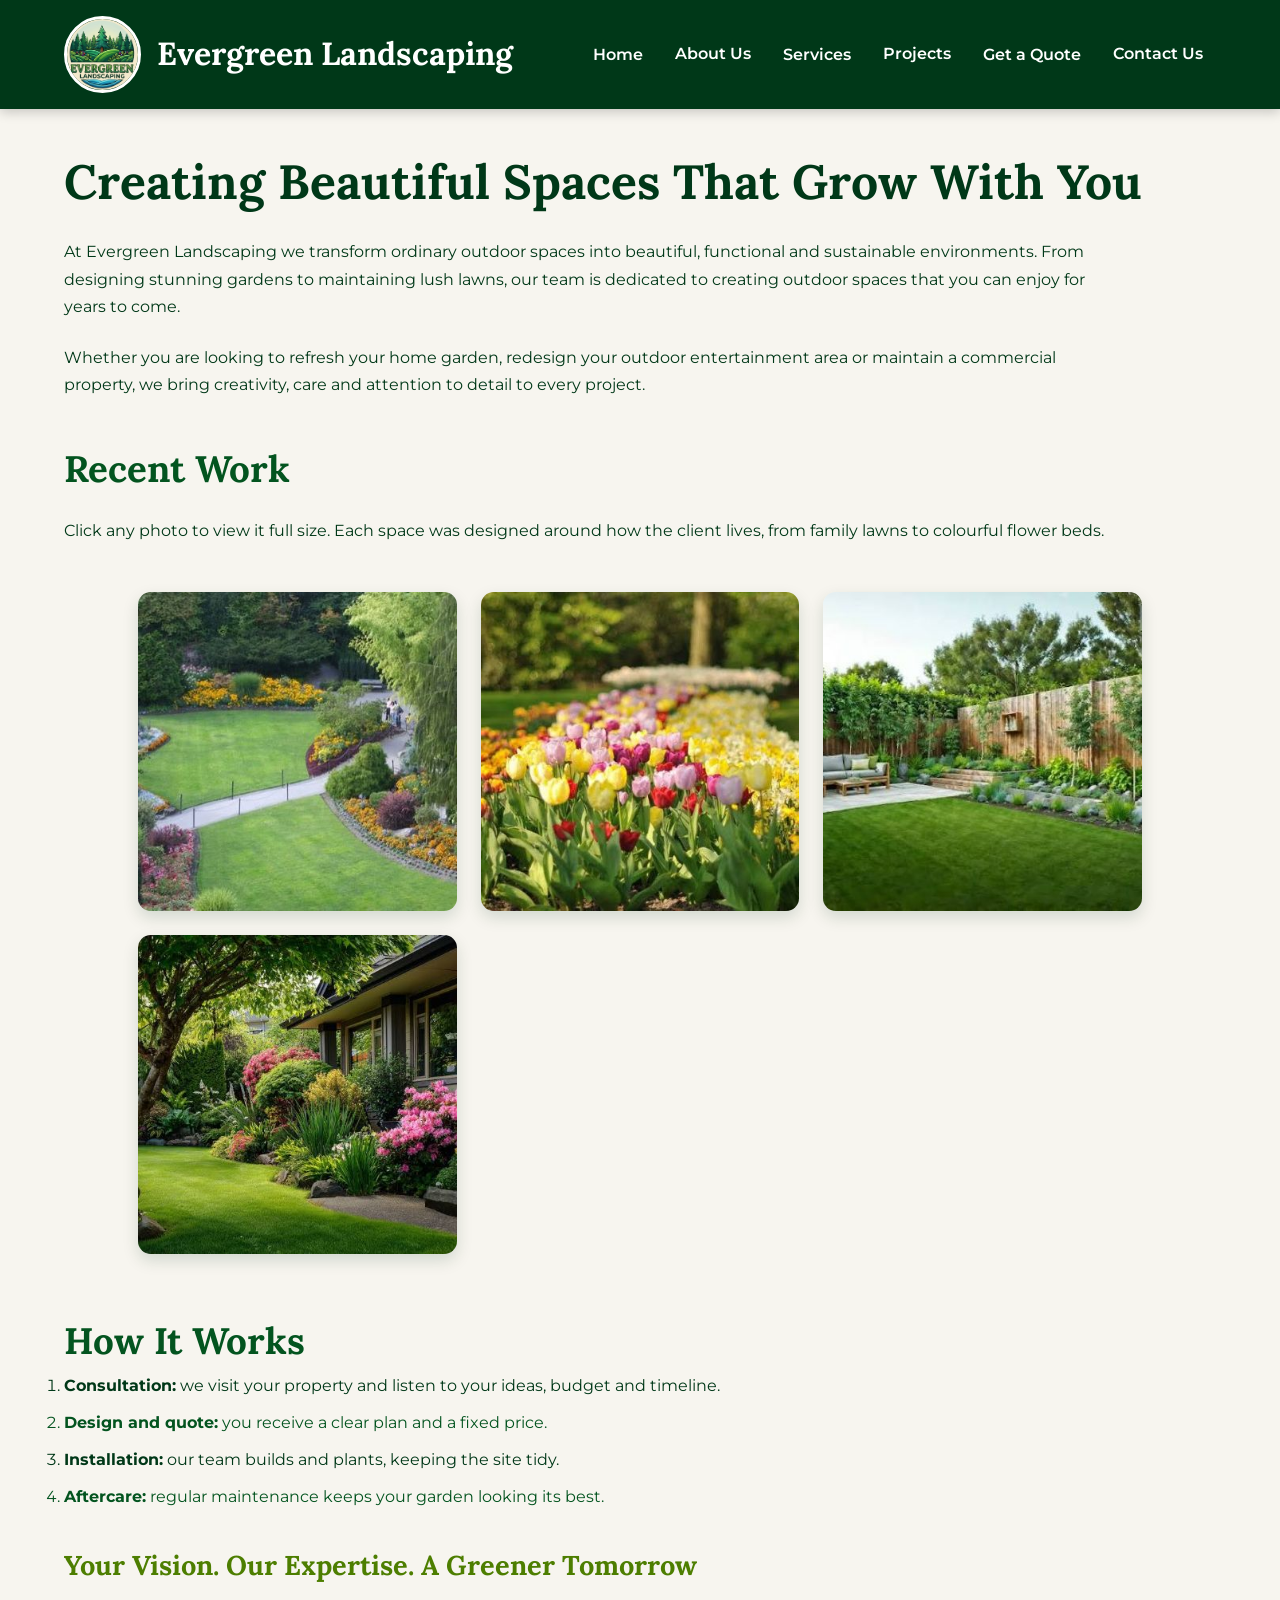
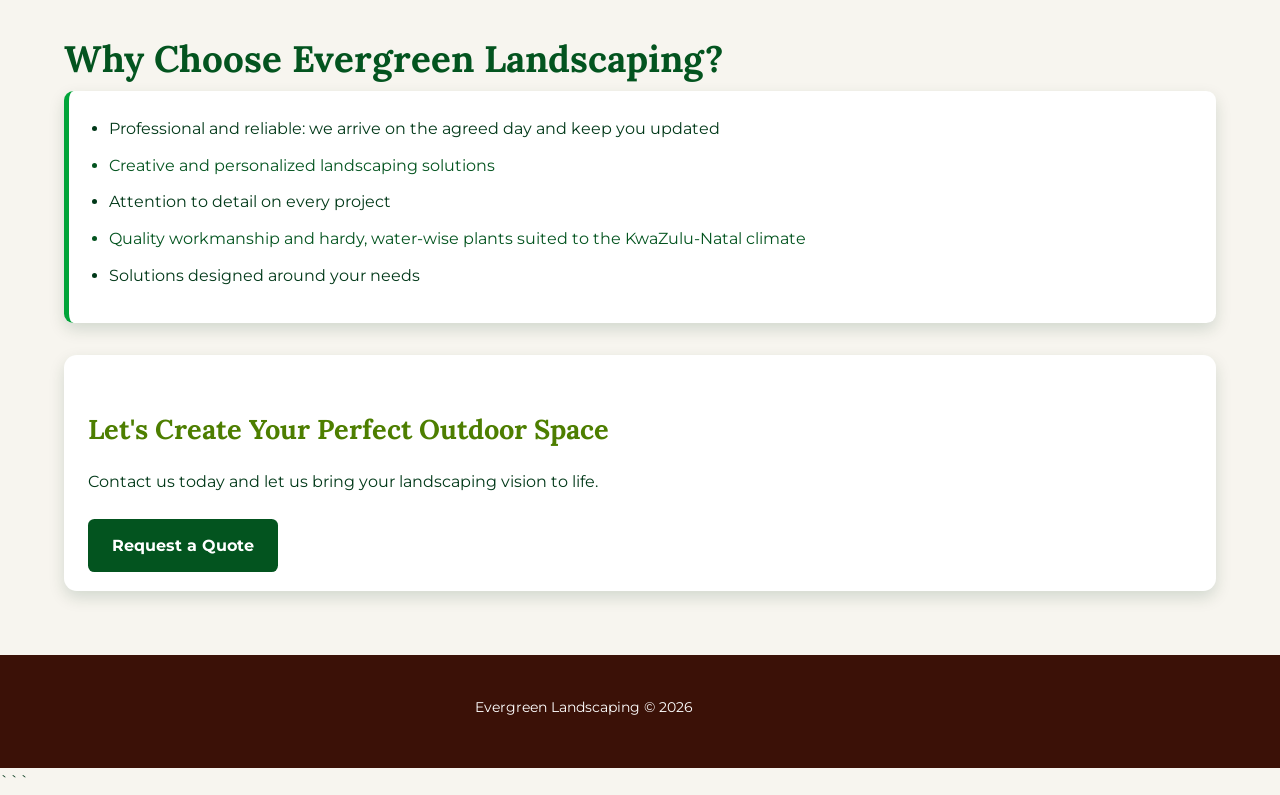
<file: index.html>
<!DOCTYPE html>
<html lang="en">

<head>
    <meta charset="UTF-8">
    <meta name="viewport" content="width=device-width, initial-scale=1.0">
    <link rel="stylesheet" href="css_assets/styles.css">
    <meta name="description"
        content="Evergreen Landscaping designs, builds and maintains gardens, lawns and outdoor spaces for homes and businesses in Durban, KwaZulu-Natal.">
    <meta name="keywords"
        content="landscaping Durban, garden design, lawn maintenance, tree and hedge care, irrigation, garden clean-up">
    <meta name="author" content="Evergreen Landscaping">
    <link rel="icon" href="_images/logo.png">
    <script src="js_assets/scripts.js" defer></script>

    <title>Evergreen Landscaping | Garden Design, Lawn Care & Maintenance in Durban</title>
</head>

<body>

    <!-- ================= HEADER ================= -->

    <header>
        <div class="brand">
            <img src="_images/logo.png" alt="Evergreen Landscaping Logo">
            <p class="site-name">Evergreen Landscaping</p>
        </div>

        <nav>
            <a href="index.html">Home</a>
            <a href="about.html">About Us</a>
            <a href="services.html">Services</a>
            <a href="projects.html">Projects</a>
            <a href="quote.html">Get a Quote</a>
            <a href="contact.html">Contact Us</a>
        </nav>
    </header>


    <!-- ================= MAIN CONTENT ================= -->

    <main class="page-container">

        <section class="intro-section">

            <h1>Creating Beautiful Spaces That Grow With You</h1>

            <p>
                At Evergreen Landscaping we transform ordinary outdoor
                spaces into beautiful, functional and sustainable
                environments. From designing stunning gardens to
                maintaining lush lawns, our team is dedicated to creating
                outdoor spaces that you can enjoy for years to come.
            </p>

            <p>
                Whether you are looking to refresh your home garden,
                redesign your outdoor entertainment area or maintain
                a commercial property, we bring creativity, care and
                attention to detail to every project.
            </p>

        </section>

        <section aria-label="Featured landscaping photos">
            <h2>Recent Work</h2>
            <p>Click any photo to view it full size. Each space was designed around how the client lives, from family
                lawns to colourful flower beds.</p>
            <div class="gallery-grid" data-lightbox>
                <figure class="gallery-item"><img src="_images/garden.jpg"
                        alt="Landscaped garden with layered plants and a stone path" width="400" height="400"
                        loading="lazy"></figure>
                <figure class="gallery-item"><img src="_images/flower garden.jpg"
                        alt="Colourful flower garden in full bloom" width="400" height="400" loading="lazy"></figure>
                <figure class="gallery-item"><img src="_images/backyard.jpg"
                        alt="Residential backyard with new lawn and planted borders" width="400" height="400"
                        loading="lazy"></figure>
                <figure class="gallery-item"><img src="_images/lawn.jpg"
                        alt="Well maintained green lawn with neat edging" width="400" height="400" loading="lazy">
                </figure>
            </div>
        </section>

        <section>
            <h2>How It Works</h2>
            <ol>
                <li><strong>Consultation:</strong> we visit your property and listen to your ideas, budget and timeline.
                </li>
                <li><strong>Design and quote:</strong> you receive a clear plan and a fixed price.</li>
                <li><strong>Installation:</strong> our team builds and plants, keeping the site tidy.</li>
                <li><strong>Aftercare:</strong> regular maintenance keeps your garden looking its best.</li>
            </ol>
        </section>

        <section class="vision-section">

            <h3>Your Vision. Our Expertise. A Greener Tomorrow</h3>

        </section>


        <section class="why-choose-section">

            <h2>Why Choose Evergreen Landscaping?</h2>

            <ul>
                <li>Professional and reliable: we arrive on the agreed day and keep you updated</li>
                <li>Creative and personalized landscaping solutions</li>
                <li>Attention to detail on every project</li>
                <li>Quality workmanship and hardy, water-wise plants suited to the KwaZulu-Natal climate</li>
                <li>Solutions designed around your needs</li>
            </ul>

        </section>


        <section class="call-to-action">

            <h3>Let's Create Your Perfect Outdoor Space</h3>

            <p>
                Contact us today and let us bring your landscaping vision
                to life.
            </p>

            <a class="button" href="quote.html">Request a Quote</a>

        </section>

    </main>


    <!-- ================= FOOTER ================= -->

    <footer>
        <p>Evergreen Landscaping &copy; <span id="year">2026</span></p>
    </footer>

</body>


</html>

```
</file>
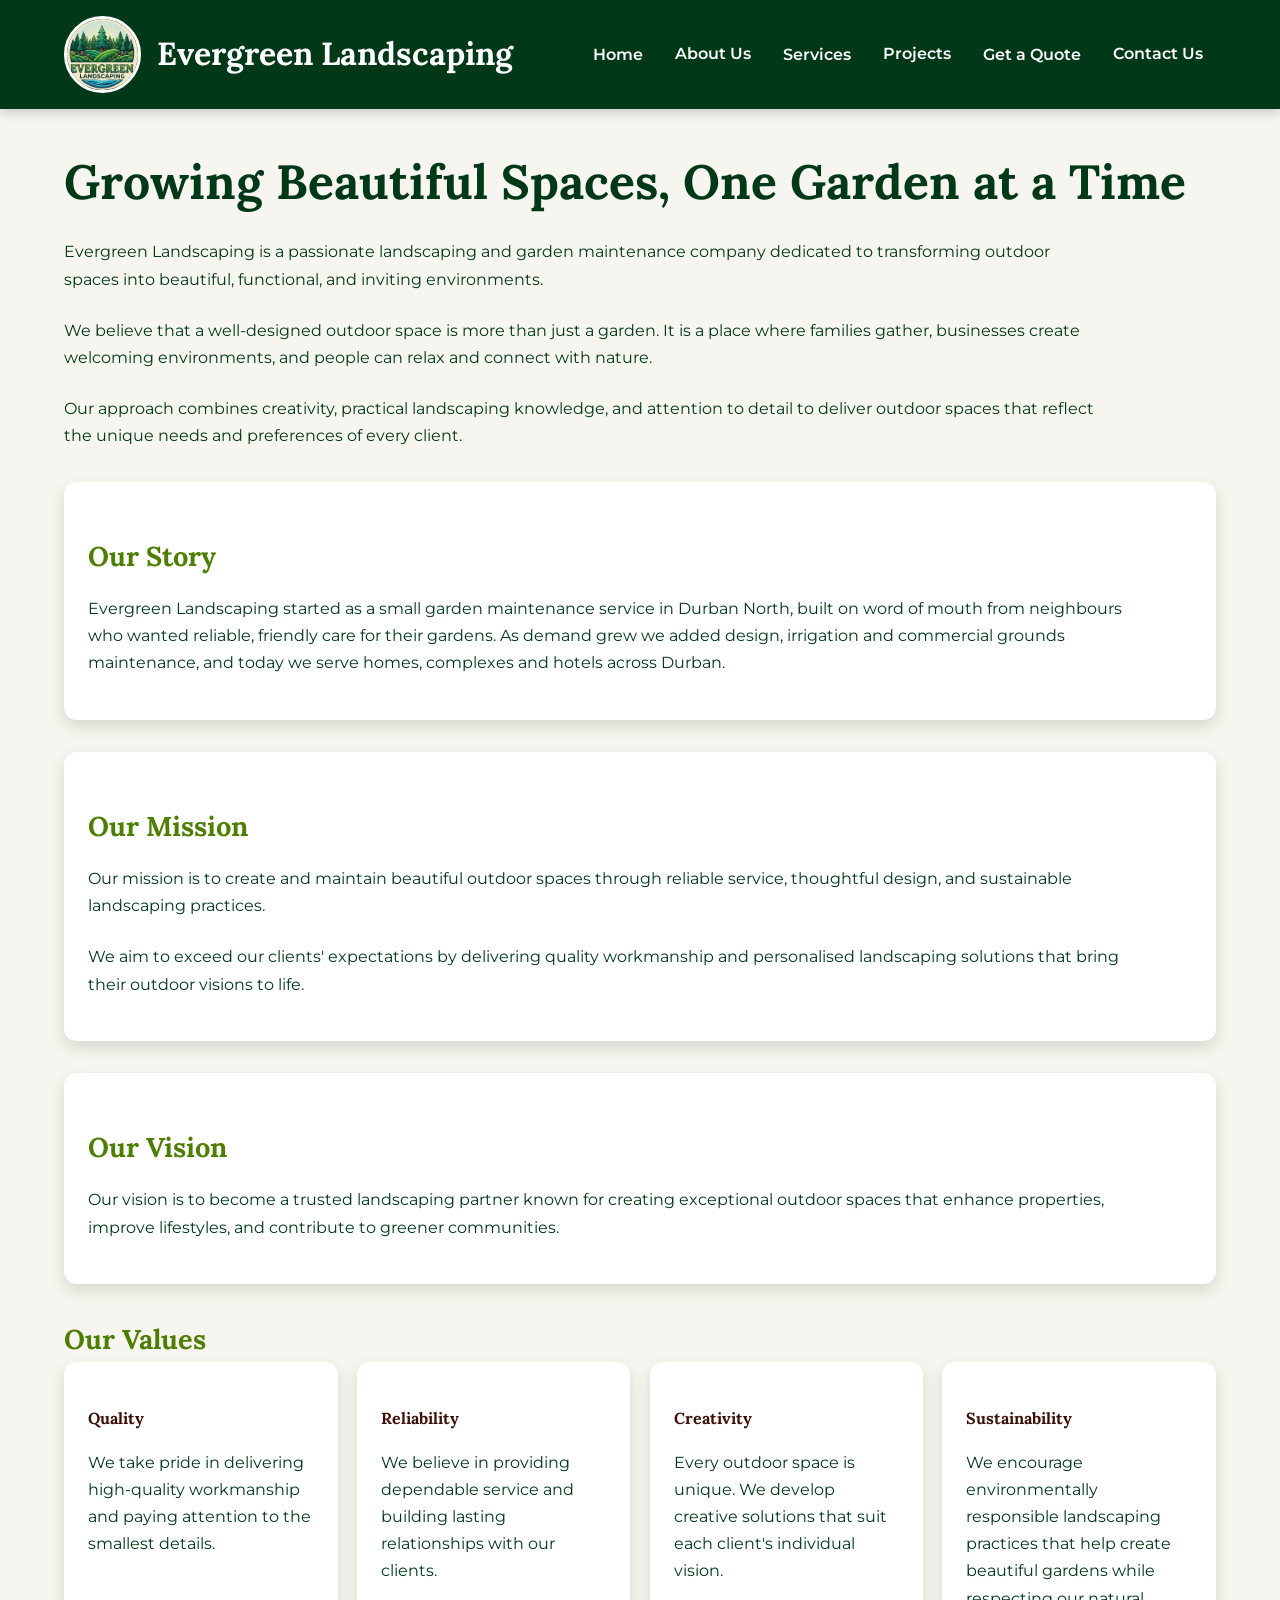
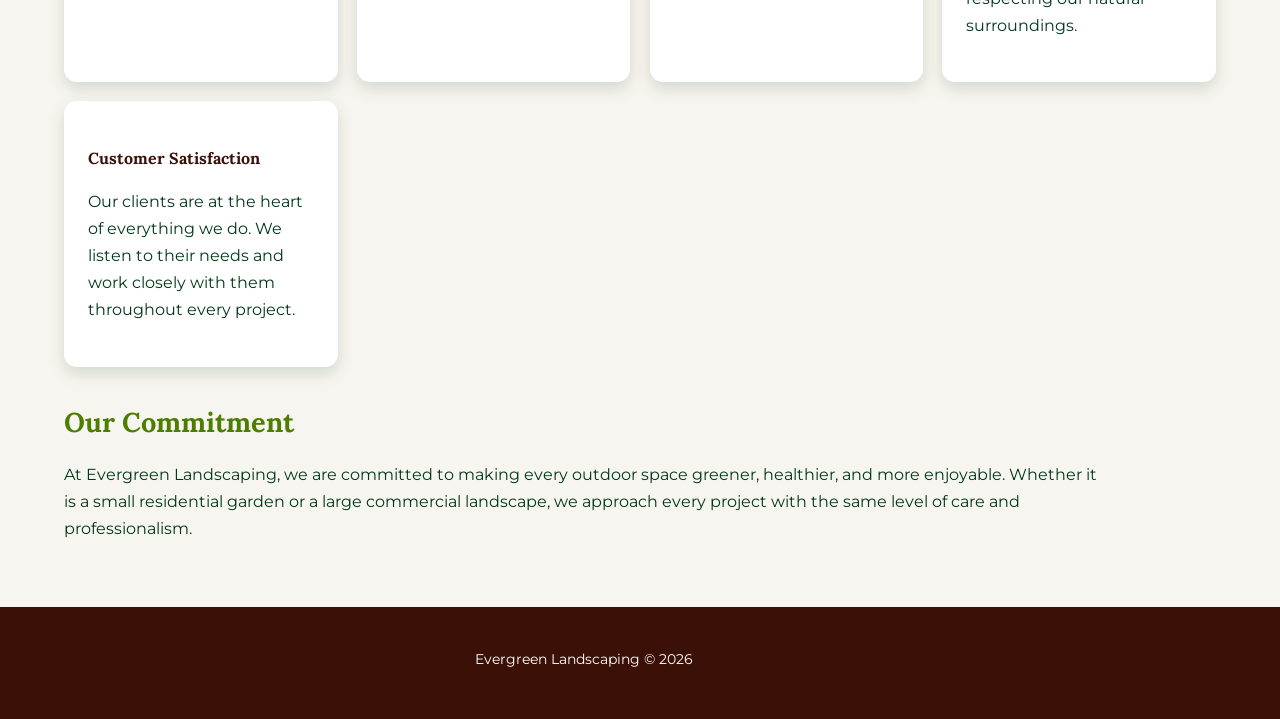
<file: about.html>
<!DOCTYPE html>
<html lang="en">

<head>
    <meta charset="UTF-8">
    <meta name="viewport" content="width=device-width, initial-scale=1.0">

    <title>About Us | Evergreen Landscaping Durban</title>

    <link rel="stylesheet" href="css_assets/styles.css">
    <meta name="description"
        content="Learn about Evergreen Landscaping: our story, mission, vision, values and the Durban team behind every garden we create.">
    <meta name="keywords"
        content="about Evergreen Landscaping, landscaping company Durban, landscaping team, mission and values">
    <meta name="author" content="Evergreen Landscaping">
    <link rel="icon" href="_images/logo.png">
    <script src="js_assets/scripts.js" defer></script>

</head>

<body>

    <!-- ================= HEADER ================= -->

    <header>
        <div class="brand">
            <img src="_images/logo.png" alt="Evergreen Landscaping Logo">
            <p class="site-name">Evergreen Landscaping</p>
        </div>

        <nav>
            <a href="index.html">Home</a>
            <a href="about.html">About Us</a>
            <a href="services.html">Services</a>
            <a href="projects.html">Projects</a>
            <a href="quote.html">Get a Quote</a>
            <a href="contact.html">Contact Us</a>
        </nav>
    </header>


    <!-- ================= MAIN CONTENT ================= -->

    <main class="page-container">

        <section>
            <h1>Growing Beautiful Spaces, One Garden at a Time</h1>

            <p>
                Evergreen Landscaping is a passionate landscaping and
                garden maintenance company dedicated to transforming
                outdoor spaces into beautiful, functional, and inviting
                environments.
            </p>

            <p>
                We believe that a well-designed outdoor space is more
                than just a garden. It is a place where families gather,
                businesses create welcoming environments, and people can
                relax and connect with nature.
            </p>

            <p>
                Our approach combines creativity, practical landscaping
                knowledge, and attention to detail to deliver outdoor
                spaces that reflect the unique needs and preferences of
                every client.
            </p>
        </section>


        <section class="about-card">
            <h3>Our Story</h3>
            <p>Evergreen Landscaping started as a small garden maintenance service in Durban North, built on word of
                mouth from neighbours who wanted reliable, friendly care for their gardens. As demand grew we added
                design, irrigation and commercial grounds maintenance, and today we serve homes, complexes and hotels
                across Durban.</p>
        </section>


        <!-- ================= MISSION ================= -->

        <section class="about-card">

            <h3>Our Mission</h3>

            <p>
                Our mission is to create and maintain beautiful outdoor
                spaces through reliable service, thoughtful design, and
                sustainable landscaping practices.
            </p>

            <p>
                We aim to exceed our clients' expectations by delivering
                quality workmanship and personalised landscaping solutions
                that bring their outdoor visions to life.
            </p>

        </section>


        <!-- ================= VISION ================= -->

        <section class="about-card">

            <h3>Our Vision</h3>

            <p>
                Our vision is to become a trusted landscaping partner
                known for creating exceptional outdoor spaces that enhance
                properties, improve lifestyles, and contribute to greener
                communities.
            </p>

        </section>


        <!-- ================= VALUES ================= -->

        <section>

            <h3>Our Values</h3>

            <div class="values-grid">

                <article>
                    <h4>Quality</h4>
                    <p>
                        We take pride in delivering high-quality
                        workmanship and paying attention to the smallest
                        details.
                    </p>
                </article>

                <article>
                    <h4>Reliability</h4>
                    <p>
                        We believe in providing dependable service and
                        building lasting relationships with our clients.
                    </p>
                </article>

                <article>
                    <h4>Creativity</h4>
                    <p>
                        Every outdoor space is unique. We develop creative
                        solutions that suit each client's individual vision.
                    </p>
                </article>

                <article>
                    <h4>Sustainability</h4>
                    <p>
                        We encourage environmentally responsible
                        landscaping practices that help create beautiful
                        gardens while respecting our natural surroundings.
                    </p>
                </article>

                <article>
                    <h4>Customer Satisfaction</h4>
                    <p>
                        Our clients are at the heart of everything we do.
                        We listen to their needs and work closely with them
                        throughout every project.
                    </p>
                </article>

            </div>

        </section>


        <!-- ================= COMMITMENT ================= -->

        <section class="commitment-section">

            <h3>Our Commitment</h3>

            <p>
                At Evergreen Landscaping, we are committed to making every
                outdoor space greener, healthier, and more enjoyable.
                Whether it is a small residential garden or a large
                commercial landscape, we approach every project with the
                same level of care and professionalism.
            </p>

        </section>

    </main>


    <!-- ================= FOOTER ================= -->

    <footer>
        <p>Evergreen Landscaping &copy; <span id="year">2026</span></p>
    </footer>

</body>

</html>
</file>
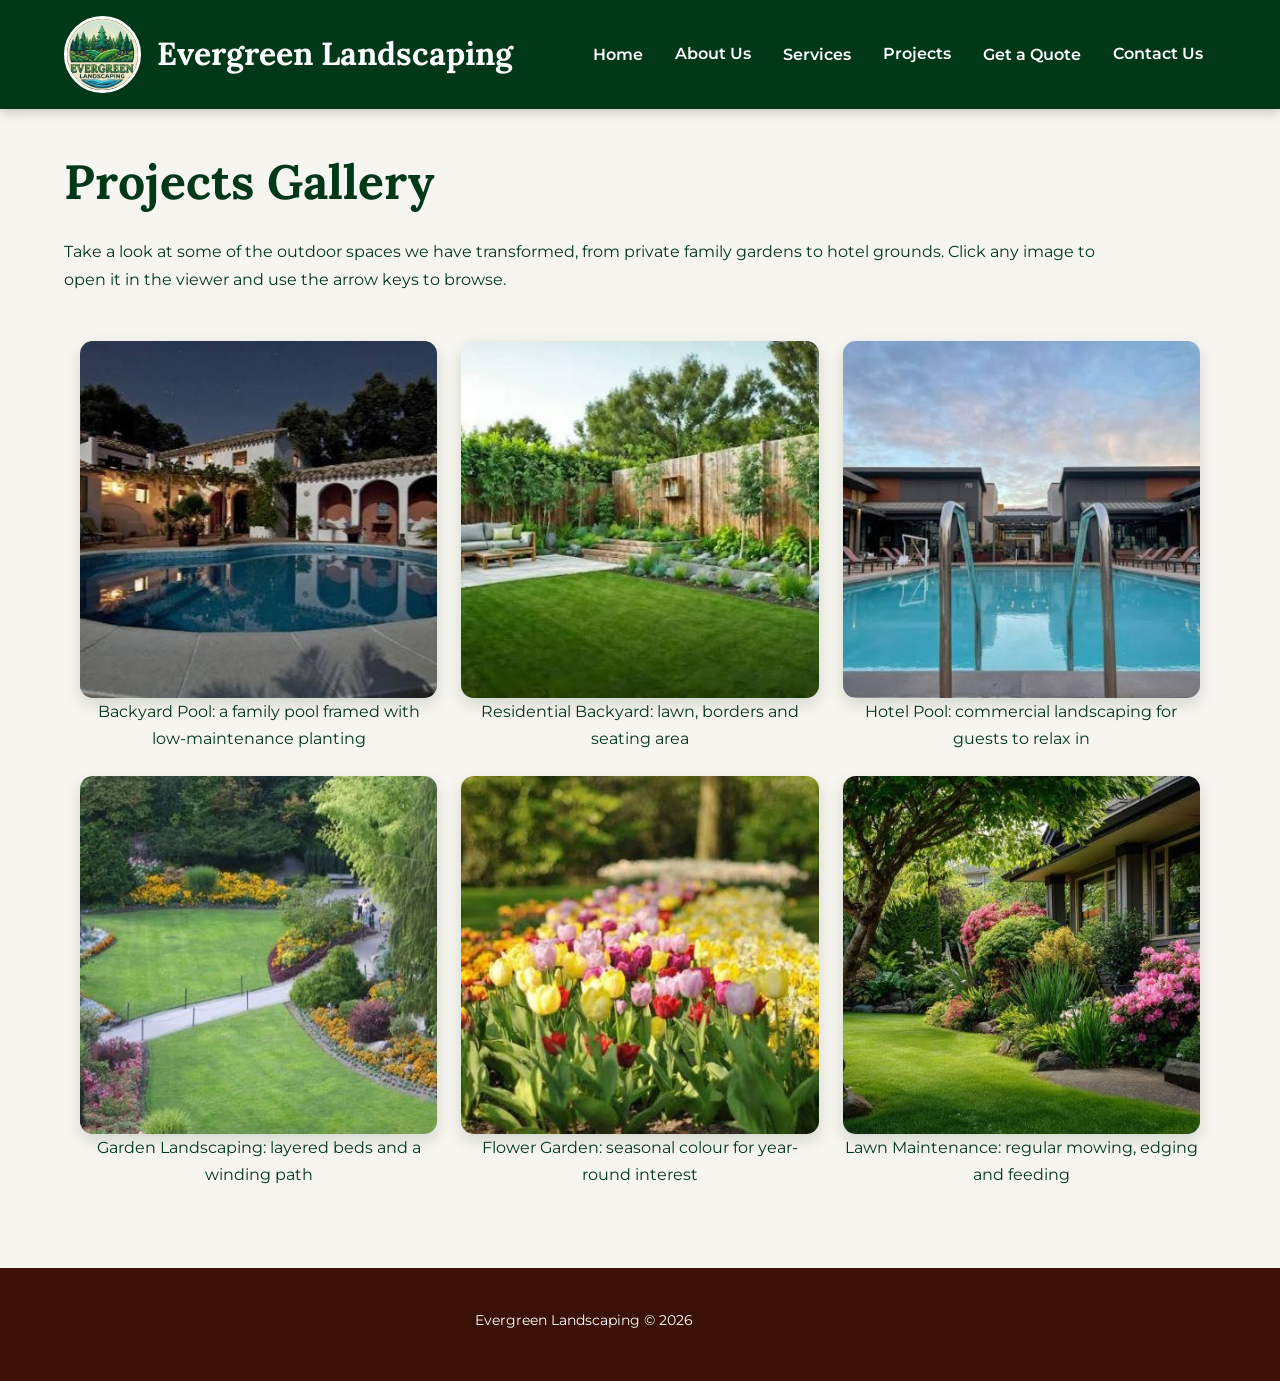
<file: projects.html>
<!DOCTYPE html>
<html lang="en">

<head>
    <meta charset="UTF-8">
    <meta name="viewport" content="width=device-width, initial-scale=1.0">

    <title>Our Projects Gallery | Evergreen Landscaping</title>

    <link rel="stylesheet" href="css_assets/styles.css">
    <meta name="description"
        content="See completed garden, lawn, backyard and pool landscaping projects by Evergreen Landscaping in Durban.">
    <meta name="keywords"
        content="landscaping projects, garden gallery, backyard landscaping, pool landscaping, lawn makeover">
    <meta name="author" content="Evergreen Landscaping">
    <link rel="icon" href="_images/logo.png">
    <script src="js_assets/scripts.js" defer></script>

</head>

<body>

    <!-- ================= HEADER ================= -->

    <header>
        <div class="brand">
            <img src="_images/logo.png" alt="Evergreen Landscaping Logo">
            <p class="site-name">Evergreen Landscaping</p>
        </div>

        <nav>
            <a href="index.html">Home</a>
            <a href="about.html">About Us</a>
            <a href="services.html">Services</a>
            <a href="projects.html">Projects</a>
            <a href="quote.html">Get a Quote</a>
            <a href="contact.html">Contact Us</a>
        </nav>
    </header>


    <!-- ================= MAIN CONTENT ================= -->

    <main class="page-container">

        <section>

            <h1>Projects Gallery</h1>

            <p>
                Take a look at some of the outdoor spaces we have transformed, from private family gardens to hotel
                grounds. Click any image to open it in the viewer and use the arrow keys to browse.
            </p>

        </section>


        <!-- ================= PROJECT GALLERY ================= -->

        <section class="gallery-grid" data-lightbox>

            <figure class="gallery-item">
                <img src="_images/backyard pool.jpg" alt="Landscaped backyard with swimming pool">
                <figcaption>Backyard Pool: a family pool framed with low-maintenance planting</figcaption>
            </figure>


            <figure class="gallery-item">
                <img src="_images/backyard.jpg" alt="Landscaped residential backyard">
                <figcaption>Residential Backyard: lawn, borders and seating area</figcaption>
            </figure>


            <figure class="gallery-item">
                <img src="_images/hotel pool.jpg" alt="Hotel pool surrounded by landscaping">
                <figcaption>Hotel Pool: commercial landscaping for guests to relax in</figcaption>
            </figure>


            <figure class="gallery-item">
                <img src="_images/garden.jpg" alt="Landscaped garden">
                <figcaption>Garden Landscaping: layered beds and a winding path</figcaption>
            </figure>


            <figure class="gallery-item">
                <img src="_images/flower garden.jpg" alt="Colourful flower garden">
                <figcaption>Flower Garden: seasonal colour for year-round interest</figcaption>
            </figure>


            <figure class="gallery-item">
                <img src="_images/lawn.jpg" alt="Well maintained green lawn">
                <figcaption>Lawn Maintenance: regular mowing, edging and feeding</figcaption>
            </figure>

        </section>

    </main>


    <!-- ================= FOOTER ================= -->

    <footer>
        <p>Evergreen Landscaping &copy; <span id="year">2026</span></p>
    </footer>

</body>

</html>
</file>
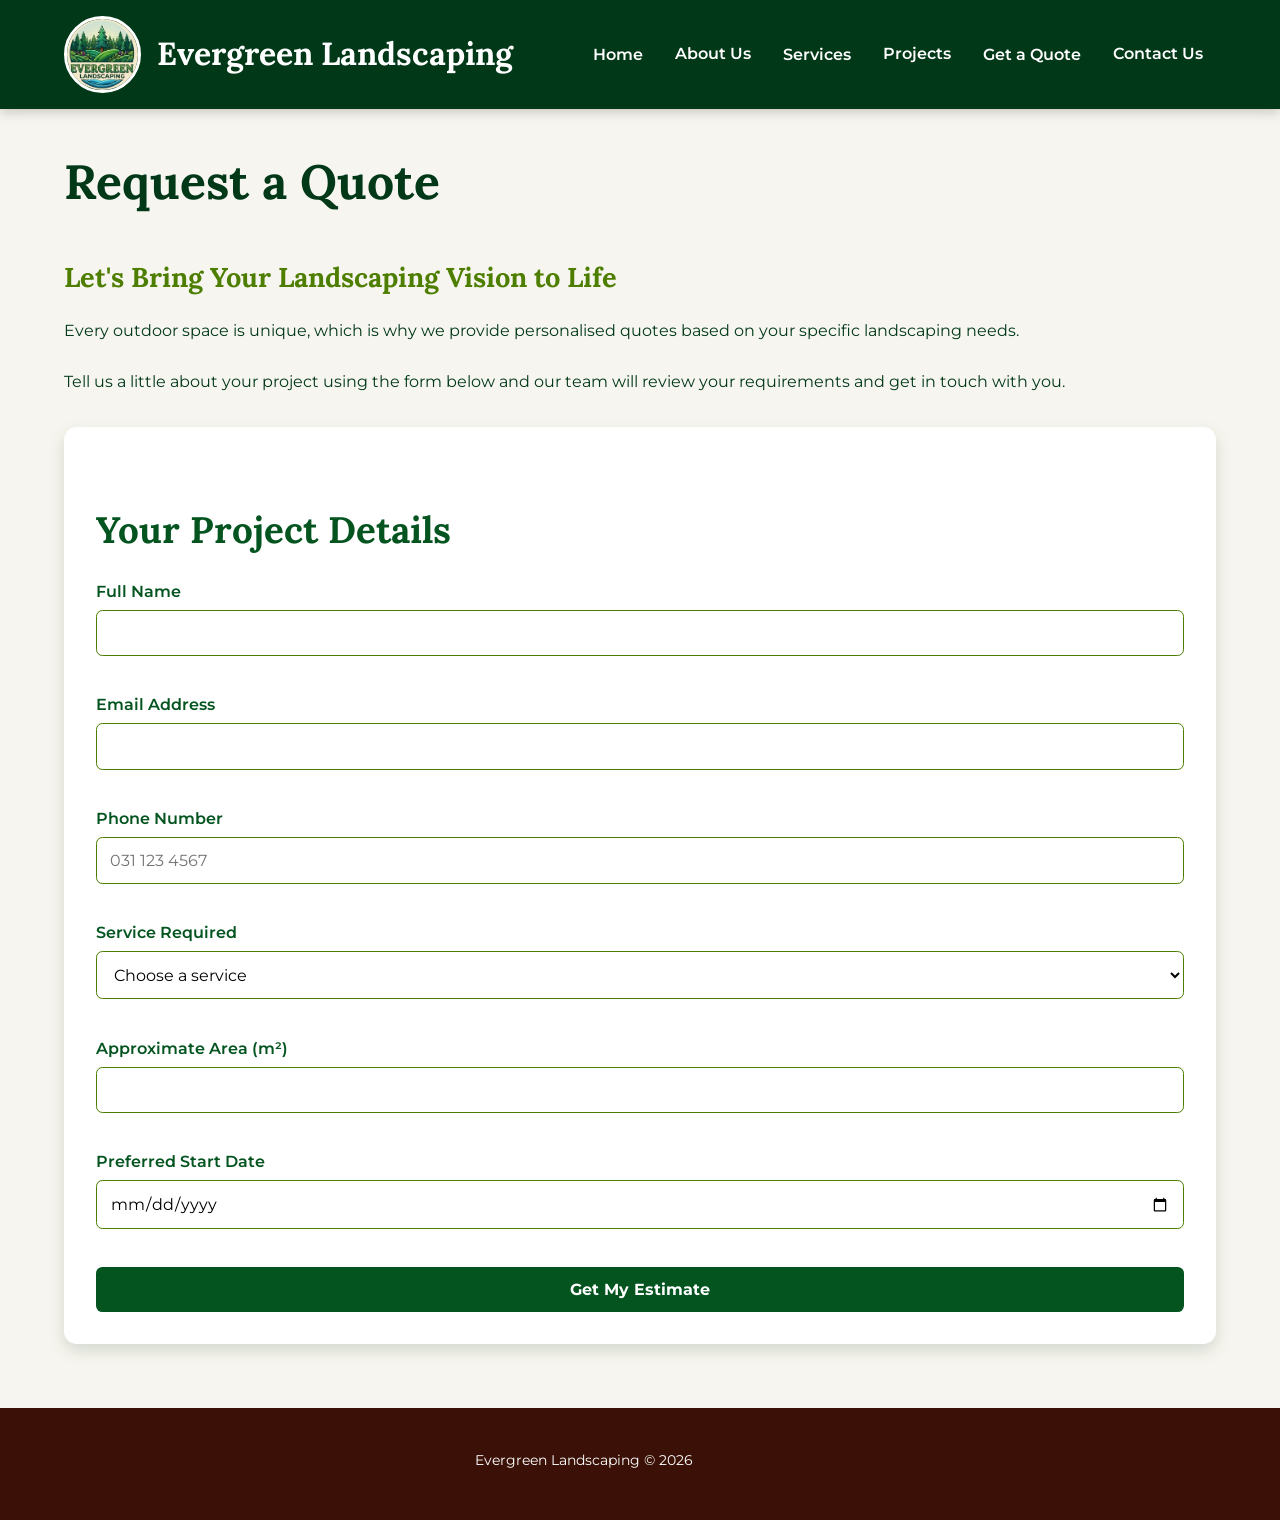
<file: quote.html>
<!DOCTYPE html>
<html lang="en">

<head>
    <meta charset="UTF-8">
    <meta name="viewport" content="width=device-width, initial-scale=1.0">

    <title>Request a Quote | Evergreen Landscaping</title>

    <link rel="stylesheet" href="css_assets/styles.css">
    <meta name="description"
        content="Request a landscaping estimate online. Tell us about your garden and get an estimated cost and availability straight away.">
    <meta name="keywords" content="landscaping quote, garden estimate, landscaping prices Durban, book a landscaper">
    <meta name="author" content="Evergreen Landscaping">
    <link rel="icon" href="_images/logo.png">
    <script src="js_assets/scripts.js" defer></script>

</head>

<body>

    <!-- ================= HEADER ================= -->

    <header>
        <div class="brand">
            <img src="_images/logo.png" alt="Evergreen Landscaping Logo">
            <p class="site-name">Evergreen Landscaping</p>
        </div>

        <nav>
            <a href="index.html">Home</a>
            <a href="about.html">About Us</a>
            <a href="services.html">Services</a>
            <a href="projects.html">Projects</a>
            <a href="quote.html">Get a Quote</a>
            <a href="contact.html">Contact Us</a>
        </nav>
    </header>


    <!-- ================= MAIN CONTENT ================= -->

    <main class="page-container">

        <section class="quote-intro">

            <h1>Request a Quote</h1>

            <h3>Let's Bring Your Landscaping Vision to Life</h3>

            <p>
                Every outdoor space is unique, which is why we provide
                personalised quotes based on your specific landscaping
                needs.
            </p>

            <p>
                Tell us a little about your project using the form below
                and our team will review your requirements and get in
                touch with you.
            </p>

        </section>


        <!-- ================= ENQUIRY FORM (validated with JavaScript) ================= -->
        <section class="quote-form">
            <form id="enquiry-form" novalidate>
                <h2>Your Project Details</h2>
                <label for="name">Full Name</label>
                <input type="text" id="name" data-check="name" autocomplete="name"><span class="error"
                    id="name-error"></span>
                <label for="email">Email Address</label>
                <input type="email" id="email" data-check="email" autocomplete="email"><span class="error"
                    id="email-error"></span>
                <label for="phone">Phone Number</label>
                <input type="tel" id="phone" data-check="phone" autocomplete="tel" placeholder="031 123 4567"><span
                    class="error" id="phone-error"></span>
                <label for="service">Service Required</label>
                <select id="service" data-check="service">
                    <option value="">Choose a service</option>
                    <option>Garden Design &amp; Landscaping</option>
                    <option>Lawn Installation &amp; Maintenance</option>
                    <option>Tree &amp; Hedge Care</option>
                    <option>Irrigation Systems</option>
                    <option>Garden Clean-Ups</option>
                </select><span class="error" id="service-error"></span>
                <label for="size">Approximate Area (m&sup2;)</label>
                <input type="number" id="size" data-check="size" min="10"><span class="error" id="size-error"></span>
                <label for="date">Preferred Start Date</label>
                <input type="date" id="date" data-check="date"><span class="error" id="date-error"></span>
                <input type="submit" value="Get My Estimate">
            </form>
            <div id="enquiry-result" class="result" tabindex="-1" hidden aria-live="polite"></div>
        </section>

    </main>


    <!-- ================= FOOTER ================= -->

    <footer>
        <p>Evergreen Landscaping &copy; <span id="year">2026</span></p>
    </footer>

</body>

</html>
</file>
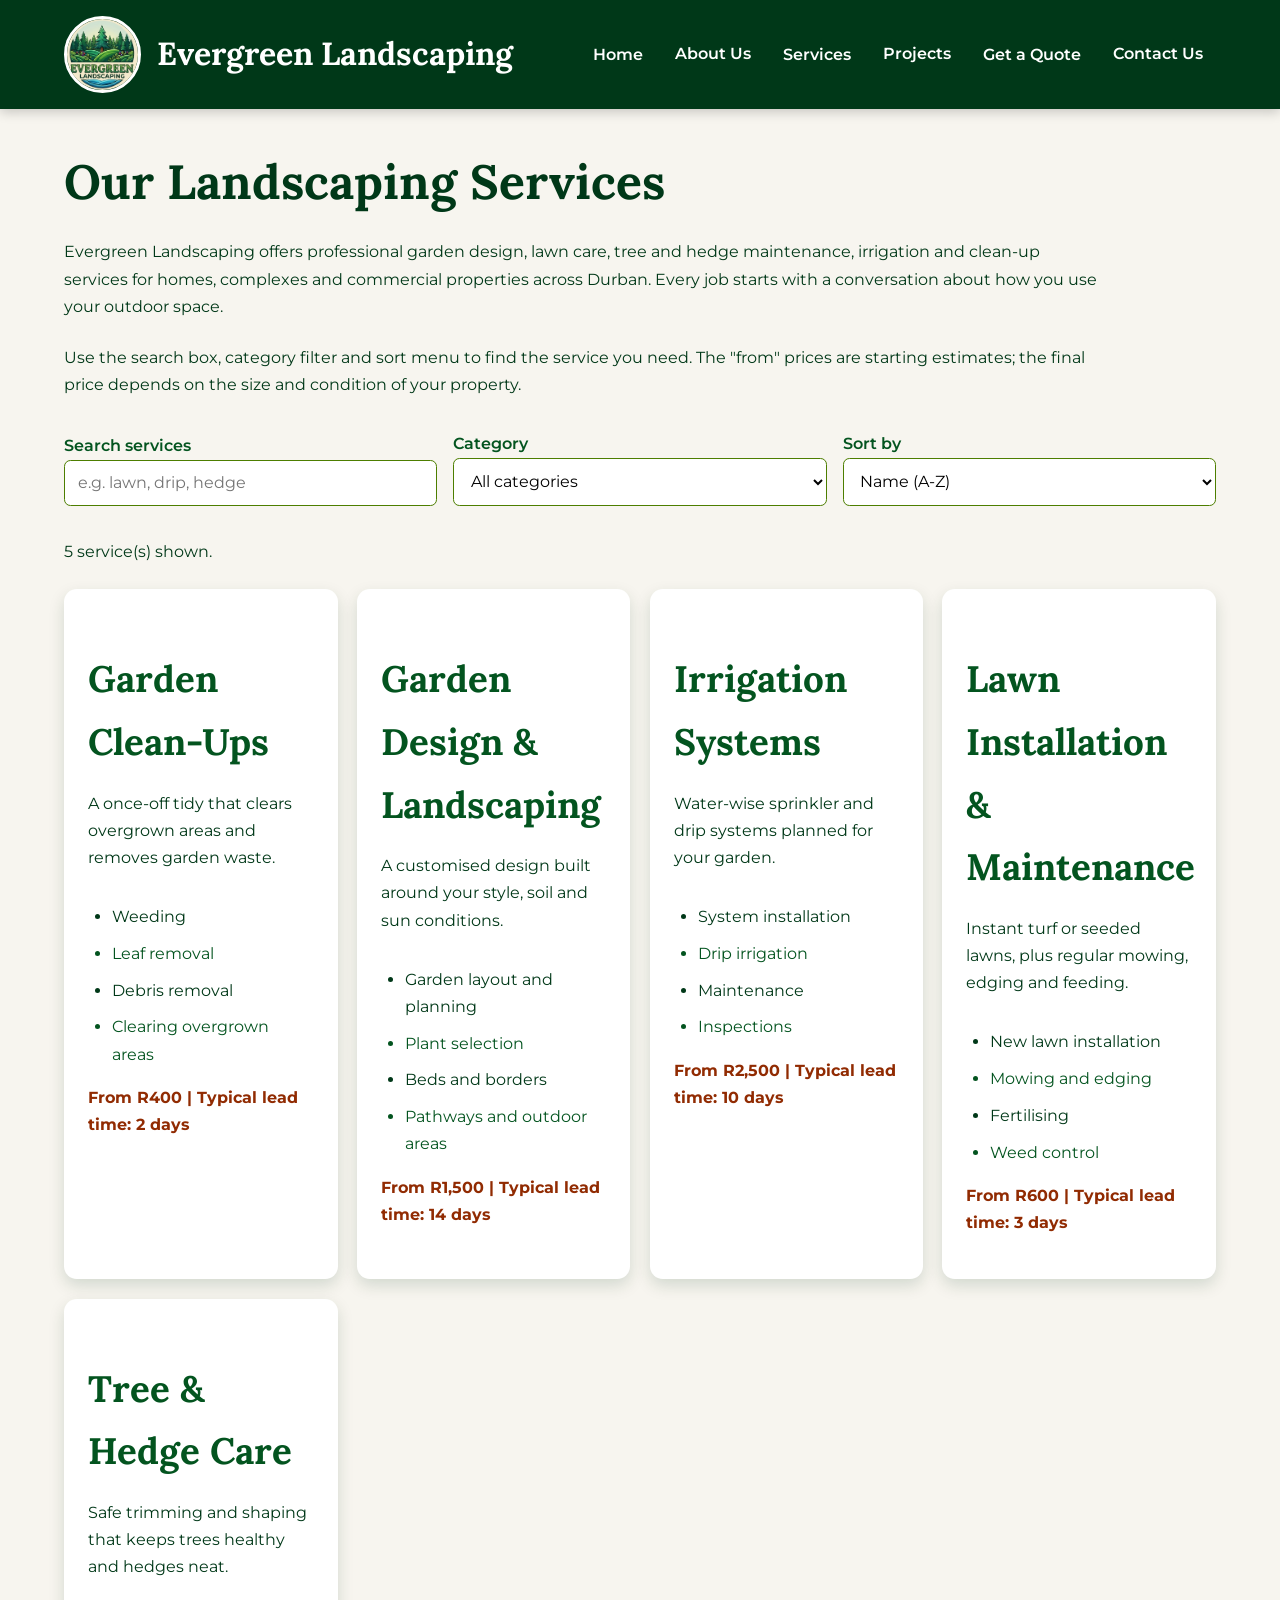
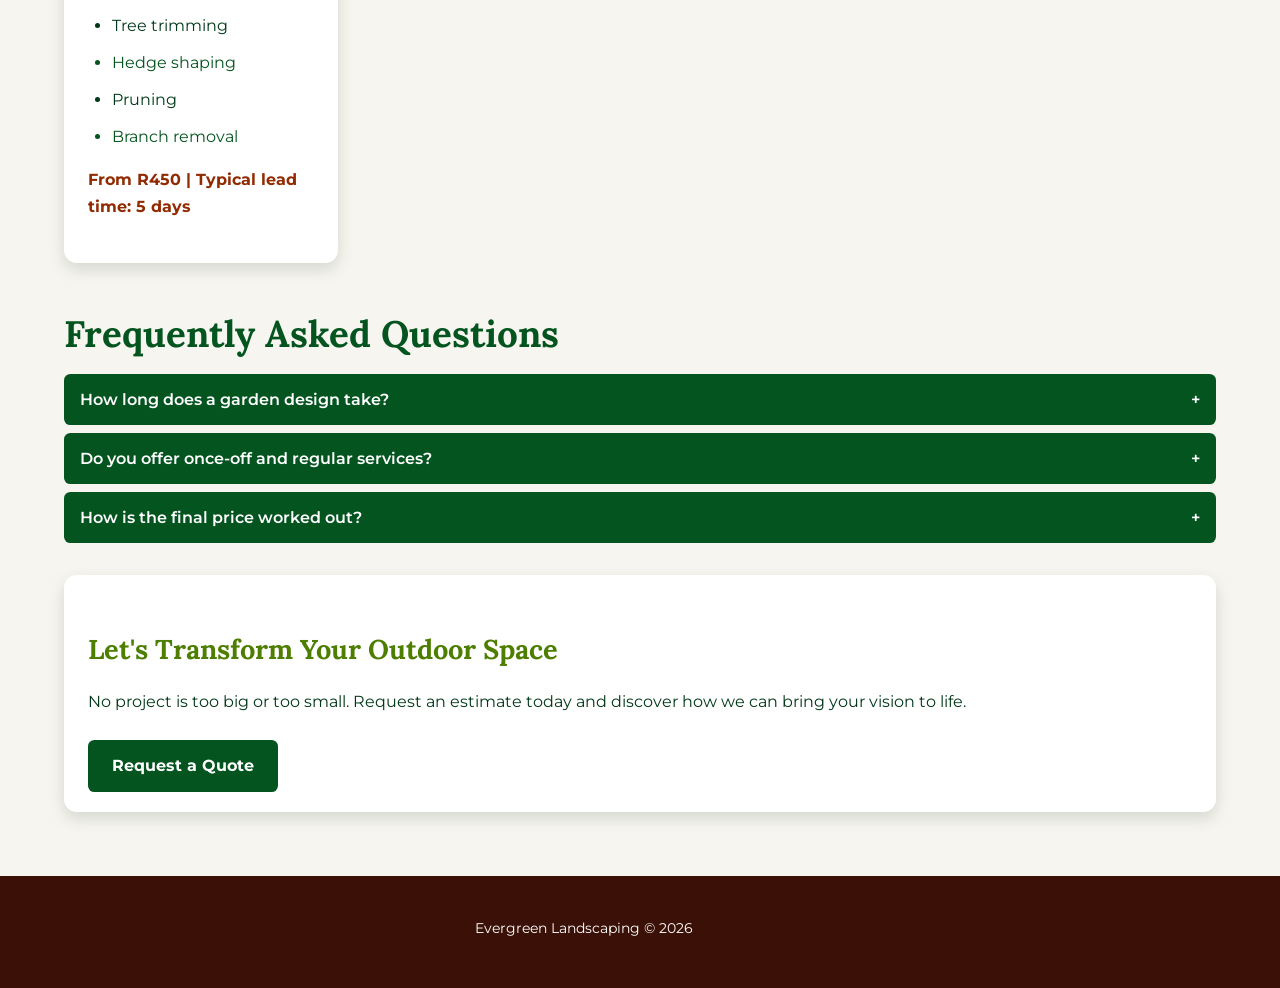
<file: services.html>
<!DOCTYPE html>
<html lang="en">


<head>
    <meta charset="UTF-8">
    <meta name="viewport" content="width=device-width, initial-scale=1.0">
    <title>Landscaping Services & Prices | Evergreen Landscaping</title>
    <link rel="stylesheet" href="css_assets/styles.css">
    <meta name="description"
        content="Search our garden design, lawn care, tree and hedge, irrigation and garden clean-up services with starting prices and lead times.">
    <meta name="keywords"
        content="landscaping services, garden design, lawn care, irrigation systems, tree trimming, garden clean-up">
    <meta name="author" content="Evergreen Landscaping">
    <link rel="icon" href="_images/logo.png">
    <script src="js_assets/scripts.js" defer></script>


</head>

<body>
    <header>
        <div class="brand">
            <img src="_images/logo.png" alt="Evergreen Landscaping Logo">
            <p class="site-name">Evergreen Landscaping</p>
        </div>

        <nav>
            <a href="index.html">Home</a>
            <a href="about.html">About Us</a>
            <a href="services.html">Services</a>
            <a href="projects.html">Projects</a>
            <a href="quote.html">Get a Quote</a>
            <a href="contact.html">Contact Us</a>
        </nav>
    </header>

    <main class="page-container">
        <section>
            <h1>Our Landscaping Services</h1>
            <p>Evergreen Landscaping offers professional garden design, lawn care, tree and hedge maintenance,
                irrigation and clean-up services for homes, complexes and commercial properties across Durban. Every job
                starts with a conversation about how you use your outdoor space.</p>
            <p>Use the search box, category filter and sort menu to find the service you need. The "from" prices are
                starting estimates; the final price depends on the size and condition of your property.</p>
        </section>

        <section class="toolbar" aria-label="Search, filter and sort services">
            <div><label for="search">Search services</label><input type="search" id="search"
                    placeholder="e.g. lawn, drip, hedge"></div>
            <div><label for="category">Category</label><select id="category">
                    <option value="all">All categories</option>
                </select></div>
            <div><label for="sort">Sort by</label><select id="sort">
                    <option value="name">Name (A-Z)</option>
                    <option value="price-low">Price: low to high</option>
                    <option value="price-high">Price: high to low</option>
                </select></div>
        </section>
        <p id="results-count" aria-live="polite"></p>
        <section id="services-list" class="card-grid"></section>
        <noscript>
            <p>Our services: garden design and landscaping, lawn installation and maintenance, tree and hedge care,
                irrigation systems and garden clean-ups. Please enable JavaScript to search the full list.</p>
        </noscript>

        <section>
            <h2>Frequently Asked Questions</h2>
            <button class="accordion-btn" aria-expanded="false">How long does a garden design take?</button>
            <div class="accordion-panel" hidden>
                <p>Most residential designs take two to three weeks from the first site visit to the final plan.
                    Construction time depends on the size of the garden.</p>
            </div>
            <button class="accordion-btn" aria-expanded="false">Do you offer once-off and regular services?</button>
            <div class="accordion-panel" hidden>
                <p>Yes. Clean-ups and installations are usually once-off, while lawn mowing, hedge trimming and
                    irrigation checks can be scheduled weekly, fortnightly or monthly.</p>
            </div>
            <button class="accordion-btn" aria-expanded="false">How is the final price worked out?</button>
            <div class="accordion-panel" hidden>
                <p>We estimate using the service type and the area in square metres, then confirm a fixed quote after a
                    free site visit. Use our <a href="quote.html">quote page</a> for an instant estimate.</p>
            </div>
        </section>

        <section class="call-to-action">
            <h3>Let's Transform Your Outdoor Space</h3>
            <p>No project is too big or too small. Request an estimate today and discover how we can bring your vision
                to life.</p>
            <a class="button" href="quote.html">Request a Quote</a>
        </section>
    </main>

    <footer>
        <p>Evergreen Landscaping &copy; <span id="year">2026</span></p>
    </footer>
</body>

</html>
</file>
<file: css_assets/styles.css>
@import url('https://fonts.googleapis.com/css2?family=Lora:wght@400;500;600;700&family=Montserrat:wght@400;500;600;700&display=swap');

/*Color Palette*/
:root {
    --dark-green: #003818;
    --forest-green: #03541F;
    --olive-green: #2B4201;
    --medium-green: #4D7E00;
    --bright-green: #00A439;

    --dark-brown: #3B1107;
    --brown: #531B11;
    --burnt-orange: #912B02;
    --terracotta: #9B2416;
    --light-brown: #9B5221;

    --cream: #F7F5EF;
    
    --white: #FFFFFF;

    --shadow: 0 0.4rem 1rem rgba(0, 56, 24, 0.15);
}

/*GENERAL RESET*/
* { box-sizing: border-box; margin: 0; padding: 0; } 
html { scroll-behavior: smooth; } 
body { 
    margin: 0; 
    background-color: var(--cream);
    color: var(--dark-green); 
    font-family: "Montserrat", Arial, sans-serif; 
     font-size: 1rem; 
     line-height: 1.7; 
     min-height: 100vh; 
     display: flex; 
     flex-direction: column; 
    }

/*RESPONSIVE IMAGES*/
img { 
    max-width: 100%; 
    height: auto; 
    display: block; 
}


/*HEADER*/
header { 
    background-color: var(--dark-green); 
    color: var(--white); 
    padding: 1rem 5%; 
    display: flex; 
    flex-direction: row; 
    justify-content: space-between; 
    align-items: center; gap: 1.5rem; 
    box-shadow: 0 0.2rem 0.7rem rgba(0, 0, 0, 0.2); 
}


/*NAVIGATION CSS*/
#navigation { width: 100%; } 
.brand { 
    display: flex; 
    flex-direction: row; 
    align-items: center; 
    gap: 1rem; 
} 
/* Circular logo */ 
.brand img, #navigation img { 
    width: clamp(4rem, 6vw, 5rem); 
    height: clamp(4rem, 6vw, 5rem); 
    object-fit: cover;
    border-radius: 50%; 
    border: 0.2rem solid var(--white); 
    flex-shrink: 0; 
}
.brand h1, #navigation h1, .site-name { 
    color: var(--white); 
    font-family: "Lora", Georgia, serif; 
    font-size: clamp(1.4rem, 2.5vw, 2.2rem); 
    margin: 0; 
    white-space: nowrap; 
}
nav { 
    display: flex; 
    flex-direction: row; 
    justify-content: flex-end; 
    align-items: center; 
    flex-wrap: wrap; 
    gap: 0.4rem; 
} 
nav a { 
    color: var(--white); 
    text-decoration: none; 
    font-weight: 600; 
    padding: 0.6rem 0.8rem; 
    border-radius: 0.4rem; 
    transition: background-color 0.3s ease, color 0.3s ease, transform 0.3s ease; 
}


/*PSEUDO CLASSES*/
nav a:hover { 
    background-color: var(--bright-green); 
    color: var(--white); 
    transform: translateY(-0.1rem); 
} 
/* Keyboard accessibility */ 
nav a:focus { 
    outline: 0.15rem solid var(--bright-green); 
    outline-offset: 0.2rem; 
} 
/* When link is clicked */ 
nav a:active { 
    background-color: var(--medium-green); 
} 
/* Highlight every second navigation link */
 nav a:nth-child(even) { 
    border-bottom: 0.1rem solid transparent; 
}

/*MAIN CONTENT*/
main { 
    width: 90%; 
    max-width: 75rem; 
    margin: 0 auto; 
    padding: 2rem 0; 
}
.page-container > section { 
    width: 100%; 
    margin-left: auto; 
    margin-right: auto; 
}
body > h1, 
body > h2, 
body > h3, 
body > h4, 
body > p, 
body > ul { 
    width: 90%; 
    max-width: 70rem;
    margin-left: auto; 
    margin-right: auto; 
}
/* Main heading */ 
body > h1 { 
    margin-top: 2.5rem; 
} 
/* Headings */ 
h1, h2, h3, h4 { 
    font-family: "Lora", Georgia, serif; 
} 
h1 { 
     font-size: clamp(2rem, 4vw, 3rem); 
} 
h2 { 
    font-size: clamp(1.6rem, 3vw, 2.3rem); 
    color: var(--forest-green); 
    margin-top: 2.5rem; 
} 
h3 { 
    font-size: clamp(1.3rem, 2.5vw, 1.7rem); 
    color: var(--medium-green); 
    margin-top: 2rem; 
} 
h4 { 
    color: var(--dark-brown); 
    margin-top: 1.5rem; 
} 
/* Paragraphs */ 
p { 
    max-width: 65rem; 
    margin-top: 1rem; 
    margin-bottom: 1.5rem; 
}

/*LISTS STYLING*/
ul { 
    background-color: var(--white); 
    padding: 1.5rem 2.5rem; 
    border-left: 0.35rem solid var(--bright-green); 
    border-radius: 0.6rem; 
    box-shadow: var(--shadow); 
} 
li { 
    margin-bottom: 0.6rem; 
} 

/* Pseudo-class for list items */ 
li:nth-child(even) { 
    color: var(--forest-green); 
}

/*GALLERY -CSS GRID*/
.gallery-grid,
#gallery {
    width: 90%; 
    max-width: 75rem; 
    margin: 2rem auto; 
    display: grid; 
    grid-template-columns: repeat(3, 1fr); gap: 1.5rem; 
    padding: 1rem; 
} 
.gallery-item {
    margin: 0;
    text-align: center;
}
/* Gallery images */ 
.gallery-grid img,
#gallery img { 
    width: 100%; 
    aspect-ratio: 1 / 1; 
    object-fit: cover;
    border-radius: 0.8rem; 
    box-shadow: var(--shadow); 
    transition: transform 0.3s ease, box-shadow 0.3s ease; 
} 

/* Gallery hover pseudo-class */ 
#gallery img:hover { 
    transform: scale(1.03); 
    box-shadow: 0 0.7rem 1.5rem rgba(0, 56, 24, 0.25); 
}

/*FORM STYLING*/
form { 
    background-color: var(--white); 
    padding: clamp(1.2rem, 3vw, 2rem); 
    border-radius: 0.8rem; 
    box-shadow: var(--shadow); 
    width: 100%; 
    display: flex; 
    flex-direction: column; 
} 
form h3 { 
    margin-top: 0; 
} 
label { 
    margin-top: 1rem;
    margin-bottom: 0.3rem; 
    font-weight: 600; 
    color: var(--forest-green); 
} 
input, textarea { 
    width: 100%; 
    padding: 0.8rem; 
    border: 0.1rem solid var(--medium-green); 
    border-radius: 0.4rem; 
    font-family: "Montserrat", Arial, sans-serif; 
    font-size: 1rem; 
} 
textarea { 
    min-height: 8rem; 
    resize: vertical; 
} 
/* Form focus pseudo-class */ 
input:focus, textarea:focus { 
    outline: none; 
    border-color: var(--bright-green); 
    box-shadow: 0 0 0 0.15rem rgba(0, 164, 57, 0.2); 
}

/*CONTACT PAGE -GRIDE TEMPLATE AREA*/
body > table { 
    width: 90%; 
    max-width: 75rem; 
    margin: 2rem auto; 
    border-collapse: collapse; 
    display: grid; 
    grid-template-columns: 1fr 1fr; 
    gap: 2rem; 
}

/*BUTTON STYLING*/
    input[type="submit"] { 
        background-color: var(--forest-green); 
        color: var(--white); 
        border: none; 
        cursor: pointer; 
        font-weight: 700; 
        margin-top: 1.2rem; 
        padding: 0.8rem 1.5rem; 
        border-radius: 0.4rem; 
        transition: background-color 0.3s ease, transform 0.3s ease; 
    } 
/* Button hover */ 
input[type="submit"]:hover { 
    background-color: var(--bright-green); 
    transform: translateY(-0.1rem); 
} 
/* Button active */ 
input[type="submit"]:active { 
    background-color: var(--medium-green); 
    transform: translateY(0); 
}

/*GOOGLE MAPS*/
iframe { 
    width: 100%; 
    max-width: 100%; 
    min-height: 25rem; 
    border: none; 
    border-radius: 0.8rem; 
    box-shadow: var(--shadow); 
}

/*QUOTATION FORM*/
body > iframe { 
    display: block; 
    width: 90%; 
    max-width: 40rem; 
    margin: 2rem auto; 
    border: none; 
    border-radius: 0.8rem; 
}

/*FOOTER*/
footer { 
    margin-top: auto; 
    background-color: var(--dark-brown); 
    color: var(--white); 
    text-align: center; 
    padding: 1.5rem 5%; 
    font-size: 0.9rem; 
}

/*MEDIA QEURY*/
@media screen and (min-width: 64.0625rem) { 
    header { 
        padding-left: 5%; 
        padding-right: 5%; 
    } 
    #navigation { 
        display: flex; 
        flex-direction: row; 
        justify-content: space-between; 
        align-items: center; 
        gap: 2rem; 
    } 
    #navigation > table { 
        display: contents; 
    } 
    nav { 
        margin-left: auto; 
    } 
    .gallery-grid,
    #gallery { 
        grid-template-columns: repeat(3, 1fr); 
        max-width: 75rem; 
    } 
    
}

@media screen and (min-width: 37.5625rem) and (max-width: 64rem) { 
    header { 
        padding: 1rem 4%; 
    } 
    #navigation > table { 
        width: 100%; 
    } 
    #navigation { 
        display: flex; 
        flex-direction: column; 
        align-items: center; 
        gap: 1rem; 
    } 
    .brand { 
        justify-content: center; 
    } 
    nav { 
        justify-content: center; 
    } 
    nav a { 
        font-size: 0.9rem; 
    } 
    /* Two gallery columns on tablet */ 
    .gallery-grid,
    #gallery { 
        grid-template-columns: repeat(2, 1fr); 
        gap: 1.2rem; 
    } 
    /* Contact layout becomes one column */ 
    body > table { 
        grid-template-columns: 1fr; 
    } 
    body > table td { 
        width: 100%; 
    } 
    form { 
        max-width: 100%; 
    } 
}

@media screen and (max-width: 37.5rem) { 
    header { 
        padding: 1rem 5%; 
        display: flex; 
        flex-direction: column; 
        justify-content: center; 
        align-items: center; 
        text-align: center; 
    } 
    #navigation { 
        display: flex; 
        flex-direction: column; 
        align-items: center; 
        gap: 1rem; 
    } 
    #navigation > table { 
        display: flex; 
        flex-direction: column; 
        align-items: center; 
        width: 100%; 
    } 
    #navigation tr { 
        display: flex; 
        flex-direction: column; 
        align-items: center; 
        gap: 0.8rem; 
    } 
    #navigation td { 
        display: block; 
        text-align: center; 
    } 
    #navigation img { 
        width: 4.5rem; 
        height: 4.5rem; 
    } 
    #navigation h1 { 
        font-size: 1.5rem; 
        white-space: normal; 
    } 
    nav { 
        display: flex; 
        flex-direction: column; 
        justify-content: center; 
        align-items: stretch; 
        width: 100%; 
        gap: 0.3rem; 
    } 
    nav a { 
        text-align: center; 
        width: 100%; 
        padding: 0.6rem; 
    } 
    /* Gallery becomes one column */ 
    .gallery-grid,
    #gallery { 
        grid-template-columns: 1fr; 
        width: 90%; 
        gap: 1rem; 
    } 
    #gallery img { 
        aspect-ratio: 4 / 3; 
    } 
    /* Contact becomes one column */ 
    body > table { 
        width: 90%; 
        display: flex; 
        flex-direction: column; 
        gap: 1.5rem; 
    } 
    body > table td { 
        display: block; 
        padding: 0; 
    } 
    form { 
        width: 100%; 
    } 
    iframe { 
        min-height: 20rem; 
    } 
    body > iframe { 
        width: 95%; 
    } 
    ul { 
        padding: 1.2rem 1.8rem; 
    } 
}


/*SITE NAME (replaces a second h1 so each page has one h1 for SEO)*/
.site-name { 
    color: var(--white); 
    font-family: "Lora", Georgia, serif; 
    font-size: clamp(1.4rem, 2.5vw, 2.2rem); 
    font-weight: 700; 
    margin: 0; 
}

main h1 { 
    margin-bottom: 1rem; 
}
main section { 
    margin-bottom: 2rem; }

/*BUTTONS AND LINKS*/
.button { 
    display: inline-block; 
    background: var(--forest-green); 
    color: var(--white); 
    padding: 0.8rem 1.5rem; 
    border-radius: 0.4rem; 
    text-decoration: none; 
    font-weight: 700; 
    transition: background-color 0.3s ease; 
}
.button:hover, .button:focus-visible { 
    background: var(--bright-green); 
}
.button:active { 
    background: var(--medium-green); 
}
a:focus-visible, button:focus-visible, img:focus-visible { 
    outline: 0.2rem solid var(--bright-green); 
    outline-offset: 0.2rem; 
}

/*GRIDS (about values, contact details, service cards)*/
.values-grid, .contact-details-grid, .card-grid { 
    display: grid; 
    grid-template-columns: repeat(auto-fit, minmax(15rem, 1fr)); 
    gap: 1.2rem; 
}
.values-grid article, .about-card, .card, .call-to-action { 
    background: var(--white); 
    padding: 1.2rem 1.5rem; 
    border-radius: 0.8rem; 
    box-shadow: var(--shadow); 
}
.card ul { 
    box-shadow: none; 
    padding: 0.5rem 0 0 1.5rem; 
    border: none; 
    background: none; 
}
.from-price { 
    font-weight: 700; 
    color: var(--burnt-orange); 
}

/*CONTACT LAYOUT using grid-template-areas*/
.contact-grid { 
    display: grid; 
    gap: 2rem; 
    grid-template-columns: 1fr 1fr; 
    grid-template-areas: "form map"; 
}
.contact-form { 
    grid-area: form; 
} 
.contact-map { 
    grid-area: map; 
}
#map { 
    width: 100%; 
    height: 100%; 
    min-height: 25rem; 
    border-radius: 0.8rem; 
    box-shadow: var(--shadow); 
}

/*SERVICES TOOLBAR (search, filter, sort)*/
.toolbar { 
    display: grid; 
    grid-template-columns: repeat(auto-fit, minmax(12rem, 1fr)); 
    gap: 0.5rem 1rem; 
    align-items: end; 
}
select { 
    width: 100%; 
    padding: 0.8rem; 
    border: 0.1rem solid var(--medium-green); 
    border-radius: 0.4rem; 
    font: inherit; 
    background: var(--white); 
}
select:focus { 
    outline: none; 
    border-color: var(--bright-green); 
    box-shadow: 0 0 0 0.15rem rgba(0, 164, 57, 0.2); 
}
.card:hover { 
    transform: translateY(-0.2rem); 
}
.card { 
    transition: transform 0.3s ease; 
}

/*FORM ERRORS AND RESULTS*/
.error { 
    color: var(--terracotta); 
    font-size: 0.9rem; 
    min-height: 1.2rem; 
}
input.invalid, select.invalid, textarea.invalid { 
    border-color: var(--terracotta); 
}
.result { 
    background: var(--white); 
    border-left: 0.35rem solid var(--bright-green); 
    padding: 1rem 1.5rem; 
    margin-top: 1.5rem; 
    border-radius: 0.6rem; 
    box-shadow: var(--shadow); 
}

/*ACCORDION*/
.accordion-btn { 
    width: 100%; 
    text-align: left; 
    background: var(--forest-green); color: var(--white); 
    border: none; 
    padding: 1rem; 
    margin-top: 0.5rem; 
    font: 600 1rem "Montserrat", Arial, sans-serif; 
    border-radius: 0.4rem; 
    cursor: pointer; 
}
.accordion-btn:hover { 
    background: var(--medium-green); 
}
.accordion-btn::after { 
    content: "+"; 
    float: right; 
}
.accordion-btn[aria-expanded="true"]::after { content: "\2212"; }
.accordion-panel { 
    background: var(--white); 
    padding: 1rem; 
    border-radius: 0 0 0.4rem 0.4rem; 
}

/*LIGHTBOX*/
.gallery-grid img[tabindex], [data-lightbox] img { cursor: zoom-in; }
.lightbox { 
    position: fixed; 
    inset: 0; 
    background: rgba(0, 0, 0, 0.9); 
    display: flex; 
    align-items: center; 
    justify-content: center; 
    z-index: 100; 
    animation: fade 0.3s ease; 
}
.lightbox[hidden] { display: none; }
.lightbox figure { 
    max-width: 90vw; 
    text-align: center; 
    color: var(--white); 
}
.lightbox figure img { 
    max-height: 75vh; 
    margin: 0 auto; 
    border-radius: 0.5rem; 
}
.lightbox button { 
    position: absolute; 
    background: none; 
    border: none; 
    color: var(--white); 
    font-size: 2.2rem; 
    cursor: pointer; 
    padding: 1rem; 
}
.lb-close { 
    top: 0; 
    right: 1rem; 
} 
.lb-prev { 
    left: 0.5rem; 
} 
.lb-next { 
    right: 0.5rem; 
}
.lightbox button:hover { 
    color: var(--bright-green); 
}
@keyframes fade { 
    from { opacity: 0; } to { opacity: 1; } 
}
</file>
